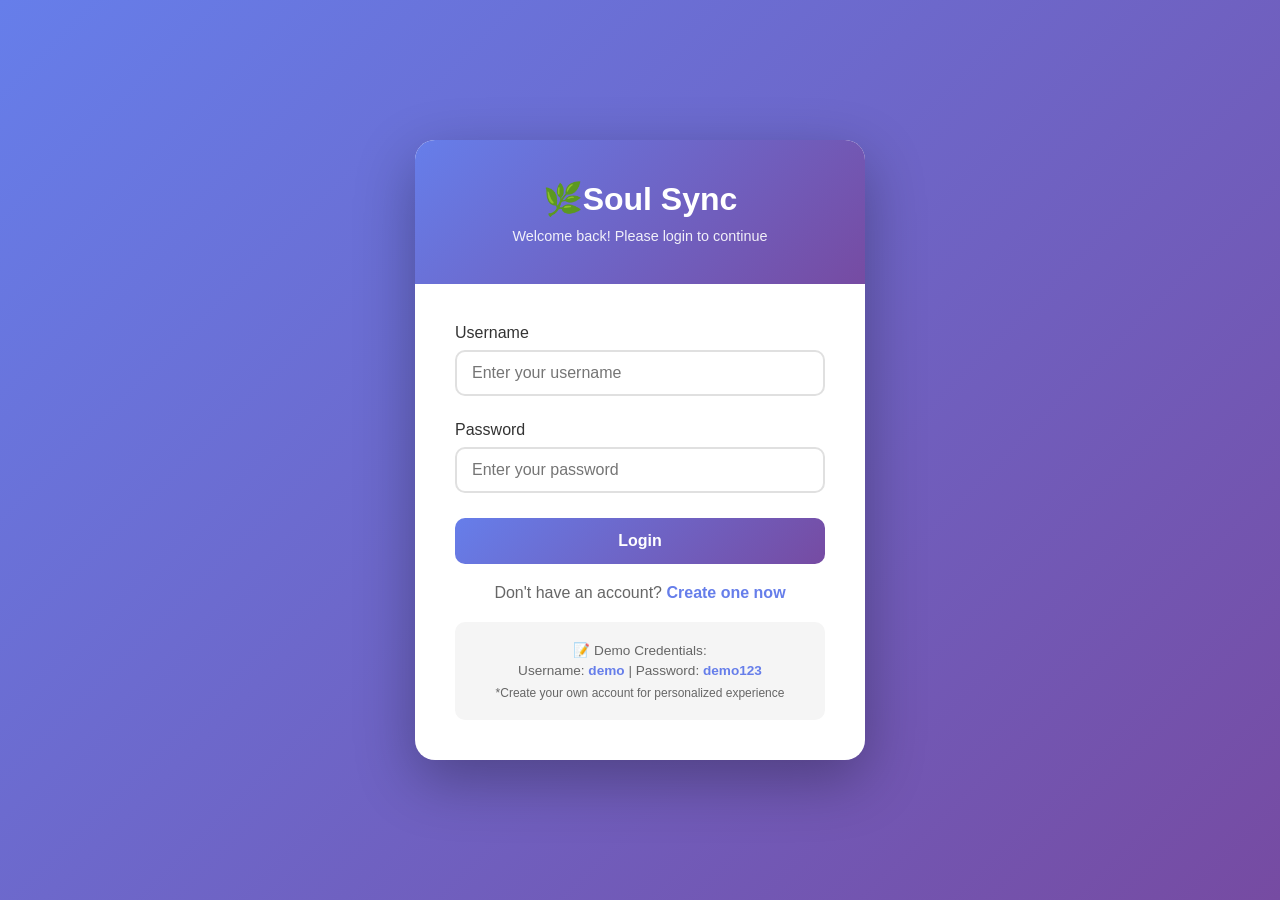
<file: templates/login.html>
<!DOCTYPE html>
<html lang="en">
<head>
    <meta charset="UTF-8">
    <meta name="viewport" content="width=device-width, initial-scale=1.0">
    <title>Login - MindMate</title>
    <style>
        * {
            margin: 0;
            padding: 0;
            box-sizing: border-box;
        }

        body {
            font-family: 'Segoe UI', Tahoma, Geneva, Verdana, sans-serif;
            background: linear-gradient(135deg, #667eea 0%, #764ba2 100%);
            min-height: 100vh;
            display: flex;
            justify-content: center;
            align-items: center;
            padding: 20px;
        }

        .container {
            background: white;
            border-radius: 20px;
            box-shadow: 0 20px 60px rgba(0,0,0,0.3);
            overflow: hidden;
            width: 100%;
            max-width: 450px;
            animation: slideUp 0.5s ease;
        }

        @keyframes slideUp {
            from {
                opacity: 0;
                transform: translateY(30px);
            }
            to {
                opacity: 1;
                transform: translateY(0);
            }
        }

        .header {
            background: linear-gradient(135deg, #667eea 0%, #764ba2 100%);
            color: white;
            padding: 40px;
            text-align: center;
        }

        .header h1 {
            font-size: 2rem;
            margin-bottom: 10px;
        }

        .header p {
            opacity: 0.9;
            font-size: 0.9rem;
        }

        .form-container {
            padding: 40px;
        }

        .form-group {
            margin-bottom: 25px;
        }

        label {
            display: block;
            margin-bottom: 8px;
            color: #333;
            font-weight: 500;
        }

        input {
            width: 100%;
            padding: 12px 15px;
            border: 2px solid #e0e0e0;
            border-radius: 10px;
            font-size: 1rem;
            transition: all 0.3s ease;
        }

        input:focus {
            outline: none;
            border-color: #667eea;
            box-shadow: 0 0 0 3px rgba(102, 126, 234, 0.1);
        }

        .btn-login {
            width: 100%;
            padding: 14px;
            background: linear-gradient(135deg, #667eea 0%, #764ba2 100%);
            color: white;
            border: none;
            border-radius: 10px;
            font-size: 1rem;
            font-weight: 600;
            cursor: pointer;
            transition: transform 0.2s ease;
        }

        .btn-login:hover {
            transform: translateY(-2px);
        }

        .btn-login:active {
            transform: translateY(0);
        }

        .register-link {
            text-align: center;
            margin-top: 20px;
            color: #666;
        }

        .register-link a {
            color: #667eea;
            text-decoration: none;
            font-weight: 600;
        }

        .register-link a:hover {
            text-decoration: underline;
        }

        .error-message {
            background: #fee;
            color: #c33;
            padding: 12px;
            border-radius: 10px;
            margin-bottom: 20px;
            display: none;
        }

        .demo-credentials {
            background: #f5f5f5;
            padding: 15px;
            border-radius: 10px;
            margin-top: 20px;
            font-size: 0.85rem;
            text-align: center;
        }

        .demo-credentials p {
            margin: 5px 0;
            color: #666;
        }

        .demo-credentials strong {
            color: #667eea;
        }
    </style>
</head>
<body>
    <div class="container">
        <div class="header">
            <h1>🌿Soul Sync</h1>
            <p>Welcome back! Please login to continue</p>
        </div>
        <div class="form-container">
            <div id="errorMessage" class="error-message"></div>
            
            <form id="loginForm">
                <div class="form-group">
                    <label>Username</label>
                    <input type="text" id="username" required placeholder="Enter your username">
                </div>
                
                <div class="form-group">
                    <label>Password</label>
                    <input type="password" id="password" required placeholder="Enter your password">
                </div>
                
                <button type="submit" class="btn-login">Login</button>
            </form>
            
            <div class="register-link">
                Don't have an account? <a href="/register">Create one now</a>
            </div>
            
            <div class="demo-credentials">
                <p>📝 Demo Credentials:</p>
                <p>Username: <strong>demo</strong> | Password: <strong>demo123</strong></p>
                <p style="font-size: 0.75rem; margin-top: 8px;">*Create your own account for personalized experience</p>
            </div>
        </div>
    </div>

    <script>
        const form = document.getElementById('loginForm');
        const errorDiv = document.getElementById('errorMessage');

        form.addEventListener('submit', async (e) => {
            e.preventDefault();
            
            errorDiv.style.display = 'none';
            
            const username = document.getElementById('username').value.trim();
            const password = document.getElementById('password').value;
            
            if (!username || !password) {
                showError('Please enter both username and password');
                return;
            }
            
            try {
                const response = await fetch('/login', {
                    method: 'POST',
                    headers: {
                        'Content-Type': 'application/json',
                    },
                    body: JSON.stringify({
                        username: username,
                        password: password
                    })
                });
                
                const data = await response.json();
                
                if (data.success) {
                    window.location.href = data.redirect || '/chat';
                } else {
                    showError(data.error);
                }
            } catch (error) {
                showError('Network error. Please try again.');
            }
        });
        
        function showError(message) {
            errorDiv.textContent = message;
            errorDiv.style.display = 'block';
            setTimeout(() => {
                errorDiv.style.display = 'none';
            }, 5000);
        }
        
        // Enter key submit
        document.getElementById('password').addEventListener('keypress', function(e) {
            if (e.key === 'Enter') {
                form.dispatchEvent(new Event('submit'));
            }
        });
    </script>
</body>
</html>
</file>
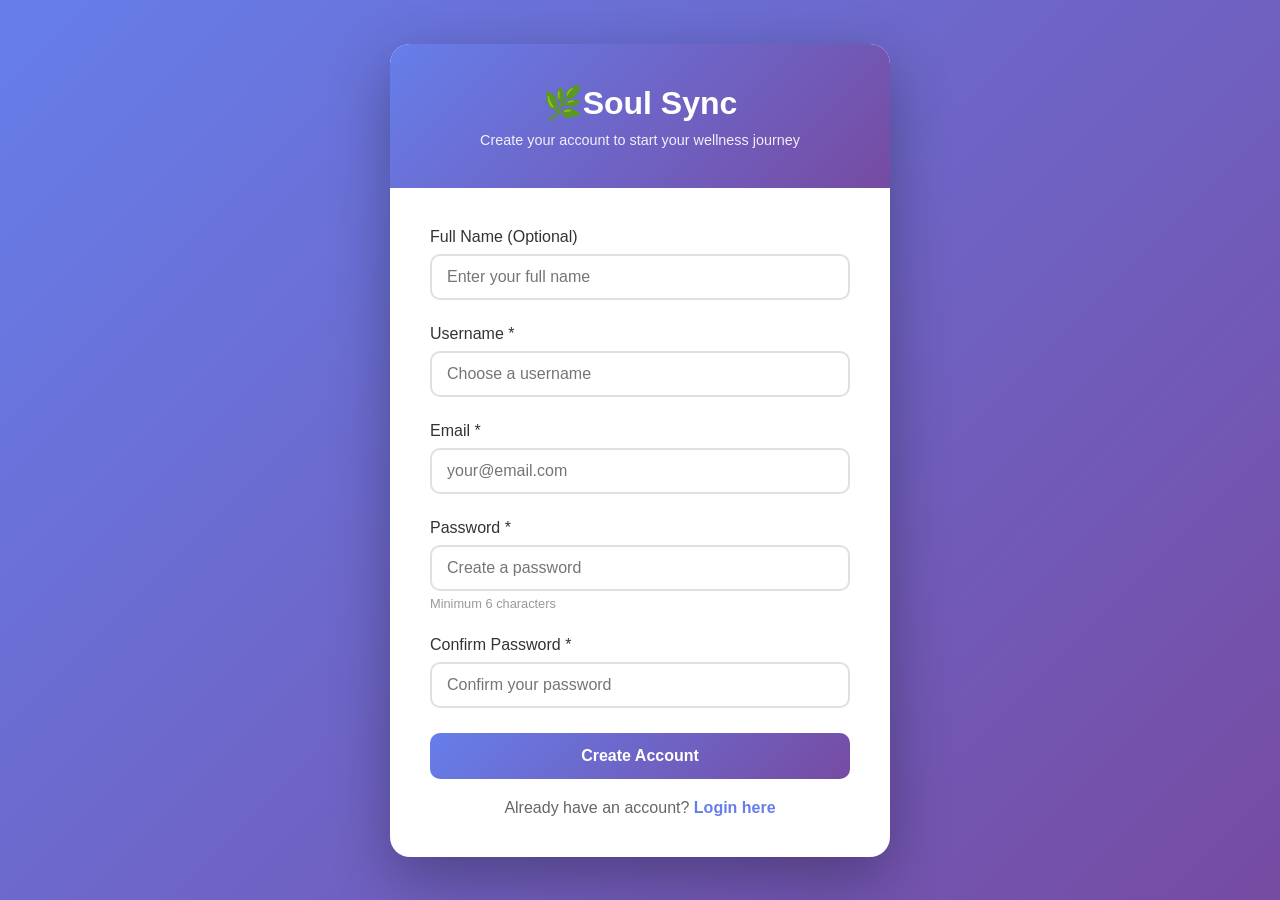
<file: templates/register.html>
<!DOCTYPE html>
<html lang="en">
<head>
    <meta charset="UTF-8">
    <meta name="viewport" content="width=device-width, initial-scale=1.0">
    <title>Register - MindMate</title>
    <style>
        * {
            margin: 0;
            padding: 0;
            box-sizing: border-box;
        }

        body {
            font-family: 'Segoe UI', Tahoma, Geneva, Verdana, sans-serif;
            background: linear-gradient(135deg, #667eea 0%, #764ba2 100%);
            min-height: 100vh;
            display: flex;
            justify-content: center;
            align-items: center;
            padding: 20px;
        }

        .container {
            background: white;
            border-radius: 20px;
            box-shadow: 0 20px 60px rgba(0,0,0,0.3);
            overflow: hidden;
            width: 100%;
            max-width: 500px;
            animation: slideUp 0.5s ease;
        }

        @keyframes slideUp {
            from {
                opacity: 0;
                transform: translateY(30px);
            }
            to {
                opacity: 1;
                transform: translateY(0);
            }
        }

        .header {
            background: linear-gradient(135deg, #667eea 0%, #764ba2 100%);
            color: white;
            padding: 40px;
            text-align: center;
        }

        .header h1 {
            font-size: 2rem;
            margin-bottom: 10px;
        }

        .header p {
            opacity: 0.9;
            font-size: 0.9rem;
        }

        .form-container {
            padding: 40px;
        }

        .form-group {
            margin-bottom: 25px;
        }

        label {
            display: block;
            margin-bottom: 8px;
            color: #333;
            font-weight: 500;
        }

        input {
            width: 100%;
            padding: 12px 15px;
            border: 2px solid #e0e0e0;
            border-radius: 10px;
            font-size: 1rem;
            transition: all 0.3s ease;
        }

        input:focus {
            outline: none;
            border-color: #667eea;
            box-shadow: 0 0 0 3px rgba(102, 126, 234, 0.1);
        }

        .btn-register {
            width: 100%;
            padding: 14px;
            background: linear-gradient(135deg, #667eea 0%, #764ba2 100%);
            color: white;
            border: none;
            border-radius: 10px;
            font-size: 1rem;
            font-weight: 600;
            cursor: pointer;
            transition: transform 0.2s ease;
        }

        .btn-register:hover {
            transform: translateY(-2px);
        }

        .btn-register:active {
            transform: translateY(0);
        }

        .login-link {
            text-align: center;
            margin-top: 20px;
            color: #666;
        }

        .login-link a {
            color: #667eea;
            text-decoration: none;
            font-weight: 600;
        }

        .login-link a:hover {
            text-decoration: underline;
        }

        .error-message {
            background: #fee;
            color: #c33;
            padding: 12px;
            border-radius: 10px;
            margin-bottom: 20px;
            display: none;
        }

        .success-message {
            background: #efe;
            color: #3c3;
            padding: 12px;
            border-radius: 10px;
            margin-bottom: 20px;
            display: none;
        }

        .password-requirements {
            font-size: 0.8rem;
            color: #999;
            margin-top: 5px;
        }
    </style>
</head>
<body>
    <div class="container">
        <div class="header">
            <h1>🌿Soul Sync</h1>
            <p>Create your account to start your wellness journey</p>
        </div>
        <div class="form-container">
            <div id="errorMessage" class="error-message"></div>
            <div id="successMessage" class="success-message"></div>
            
            <form id="registerForm">
                <div class="form-group">
                    <label>Full Name (Optional)</label>
                    <input type="text" id="fullName" placeholder="Enter your full name">
                </div>
                
                <div class="form-group">
                    <label>Username *</label>
                    <input type="text" id="username" required placeholder="Choose a username">
                </div>
                
                <div class="form-group">
                    <label>Email *</label>
                    <input type="email" id="email" required placeholder="your@email.com">
                </div>
                
                <div class="form-group">
                    <label>Password *</label>
                    <input type="password" id="password" required placeholder="Create a password">
                    <div class="password-requirements">Minimum 6 characters</div>
                </div>
                
                <div class="form-group">
                    <label>Confirm Password *</label>
                    <input type="password" id="confirmPassword" required placeholder="Confirm your password">
                </div>
                
                <button type="submit" class="btn-register">Create Account</button>
            </form>
            
            <div class="login-link">
                Already have an account? <a href="/login">Login here</a>
            </div>
        </div>
    </div>

    <script>
        const form = document.getElementById('registerForm');
        const errorDiv = document.getElementById('errorMessage');
        const successDiv = document.getElementById('successMessage');

        form.addEventListener('submit', async (e) => {
            e.preventDefault();
            
            errorDiv.style.display = 'none';
            successDiv.style.display = 'none';
            
            const fullName = document.getElementById('fullName').value;
            const username = document.getElementById('username').value.trim();
            const email = document.getElementById('email').value.trim();
            const password = document.getElementById('password').value;
            const confirmPassword = document.getElementById('confirmPassword').value;
            
            if (!username || !email || !password) {
                showError('Please fill in all required fields');
                return;
            }
            
            if (password !== confirmPassword) {
                showError('Passwords do not match');
                return;
            }
            
            if (password.length < 6) {
                showError('Password must be at least 6 characters');
                return;
            }
            
            if (!email.includes('@') || !email.includes('.')) {
                showError('Please enter a valid email address');
                return;
            }
            
            try {
                const response = await fetch('/register', {
                    method: 'POST',
                    headers: {
                        'Content-Type': 'application/json',
                    },
                    body: JSON.stringify({
                        username: username,
                        email: email,
                        password: password,
                        full_name: fullName
                    })
                });
                
                const data = await response.json();
                
                if (data.success) {
                    showSuccess('Registration successful! Redirecting to login...');
                    setTimeout(() => {
                        window.location.href = '/login';
                    }, 2000);
                } else {
                    showError(data.error);
                }
            } catch (error) {
                showError('Network error. Please try again.');
            }
        });
        
        function showError(message) {
            errorDiv.textContent = message;
            errorDiv.style.display = 'block';
            setTimeout(() => {
                errorDiv.style.display = 'none';
            }, 5000);
        }
        
        function showSuccess(message) {
            successDiv.textContent = message;
            successDiv.style.display = 'block';
        }
    </script>
</body>
</html>
</file>
